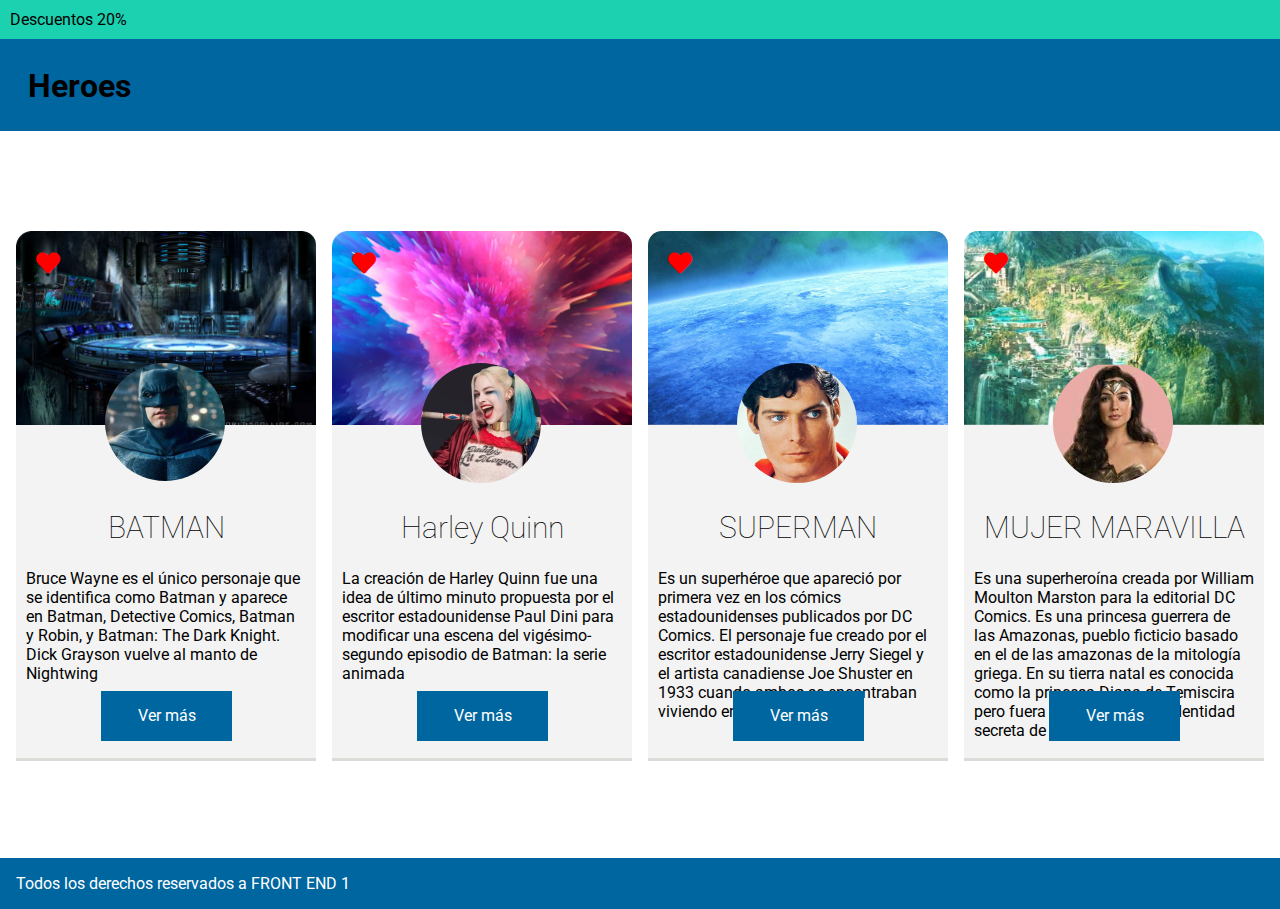
<file: index.html>
<!DOCTYPE html>
<html lang="en">
<head>
    <meta charset="UTF-8">
    <meta http-equiv="X-UA-Compatible" content="IE=edge">
    <meta name="viewport" content="width=device-width, initial-scale=1.0">
    <link rel="stylesheet" href="https://use.fontawesome.com/releases/v5.15.2/css/all.css">
    <link rel="stylesheet" href="css/styles.css">
    <title>Heroes</title>
</head>
<body>
    <header>
        <div class="descuento">
            <p>Descuentos 20%</p>
        </div>
        <h1>Heroes</h1>
    </header>

    <main>
        <section >
            <article>
                <div class="back-batman">
                    <i class="fas fa-heart"></i>
                </div>
                <img src="img/batman.png" alt="" class="foto-batman">
                <h3>BATMAN</h3>
                <p>Bruce Wayne es el único personaje que se identifica como Batman y aparece en Batman, Detective Comics, Batman y Robin, y Batman: The Dark Knight. Dick Grayson vuelve al manto de Nightwing
                </p>
                <a href="">Ver más</a>
            </article>

            <article>
                <div class="back-harley">
                    <i class="fas fa-heart"></i>
                </div>
                <img src="img/harley.png" alt="" class="foto-harley">            
                <h3>Harley Quinn</h3>
                <p>La creación de Harley Quinn fue una idea de último minuto propuesta por el escritor estadounidense Paul Dini para modificar una escena del vigésimo-segundo episodio de Batman: la serie animada
                </p>
                <a href="">Ver más</a>
            </article>

            <article>
                <div class="back-superman">
                    <i class="fas fa-heart"></i>
                </div>
                <img src="img/superman.png" alt="" class="foto-superman">
                <h3>SUPERMAN</h3>
                <p>Es un superhéroe que apareció por primera vez en los cómics estadounidenses publicados por DC Comics. ​
                El personaje fue creado por el escritor estadounidense Jerry Siegel y el artista canadiense Joe Shuster en 1933 cuando ambos se encontraban viviendo en Cleveland, Ohio.
                </p>
                <a href="">Ver más</a>
            </article>

            <article>
                <div class="back-mujer">
                    <i class="fas fa-heart"></i>
                </div>
                <img src="img/mujer-maravilla.png" alt="" class="foto-mujerMaravilla">
                <h3>MUJER MARAVILLA</h3>
                <p>Es una superheroína creada por William Moulton Marston para la editorial DC Comics. Es una princesa guerrera de las Amazonas, pueblo ficticio basado en el de las amazonas de la mitología griega. En su tierra natal es conocida como la princesa Diana de Temiscira pero fuera de esta utiliza la identidad secreta de Diana Prince. 
                </p>
                <a href="">Ver más</a>
            </article>
        </section>
    </main>

    <footer>
        <p>Todos los derechos reservados a FRONT END 1</p>
    </footer>
</body>
</html>
</file>
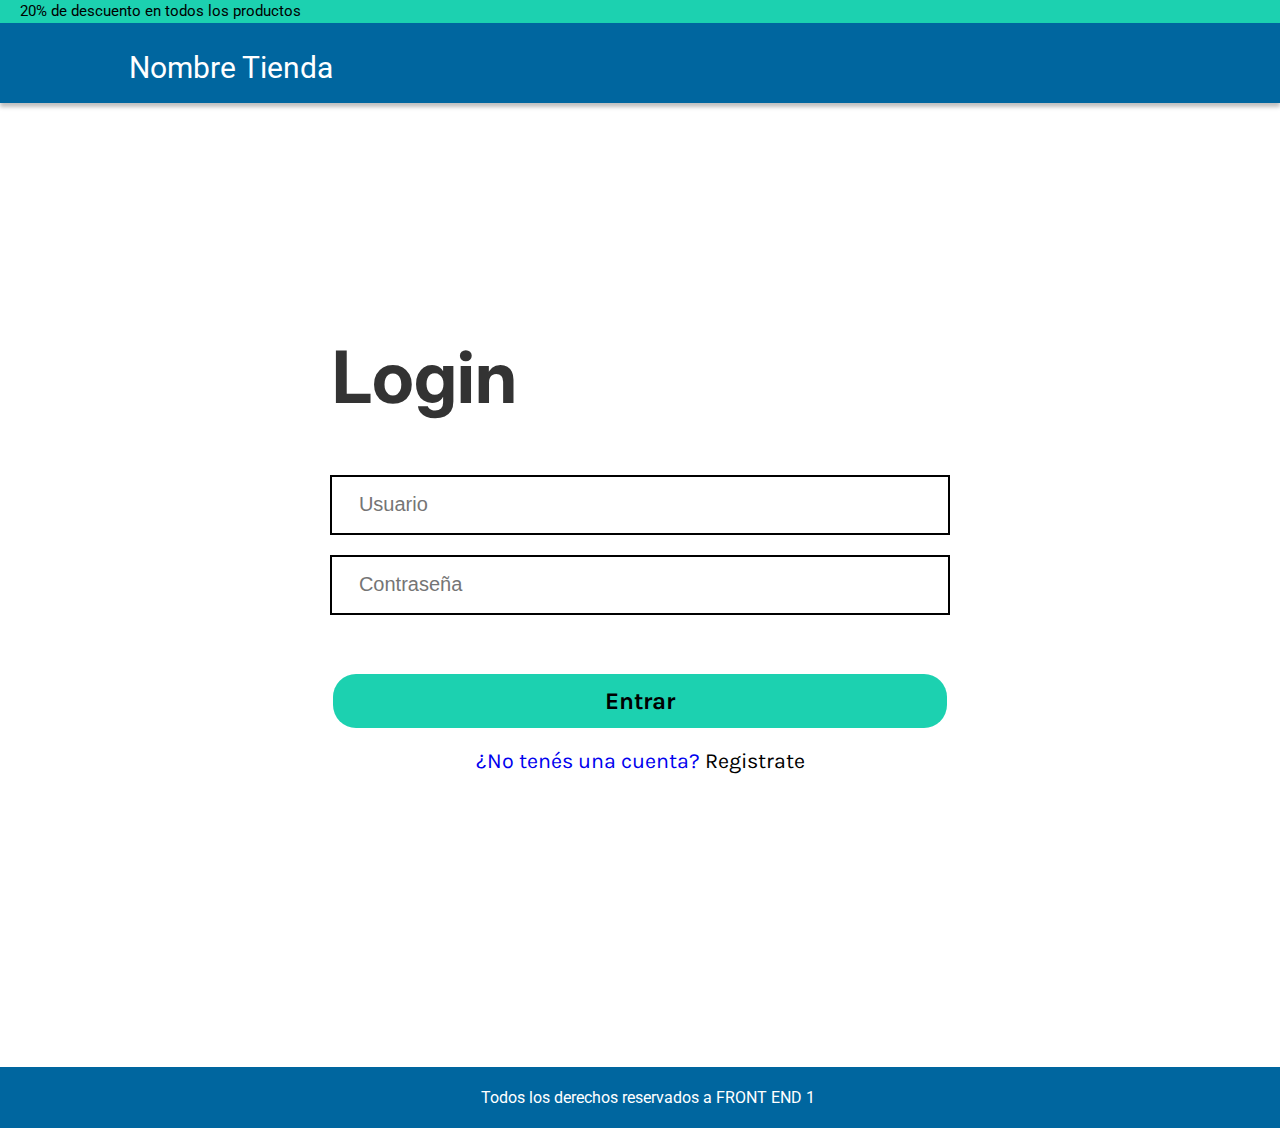
<file: views/login.html>
<!DOCTYPE html>
<html lang="es">
<head>
    <meta charset="UTF-8">
    <meta http-equiv="X-UA-Compatible" content="IE=edge">
    <meta name="viewport" content="width=device-width, initial-scale=1.0">
    <link rel="stylesheet" href="../css/login.css">
    <title>Login</title>
</head>
<body>
    <header>
        <div class="descuento">
            <p>20% de descuento en todos los productos</p>
        </div>
        <h2>Nombre Tienda</h2> 
    </header>
    <main>
        
        <form action="../index.html" method="">
            
            <h1>Login</h1>
            
            <div class="email">
                <input type="email" name="email" id="" placeholder="Usuario">
            </div>

            <div class="password">
                <input type="password" name="password" id="" placeholder="Contraseña">
            </div>

            <div class="boton">
                <input type="submit" value="Entrar">
            </div>
            
            <div class="pregunta">
                <a href="registro.html">¿No tenés una cuenta?</a><span> Registrate</span>
            </div>

        </form>
    </main>
    <footer>
        <div>
            <p>Todos los derechos reservados a FRONT END 1</p>
        </div>
    </footer>
</body>
</html>
</file>
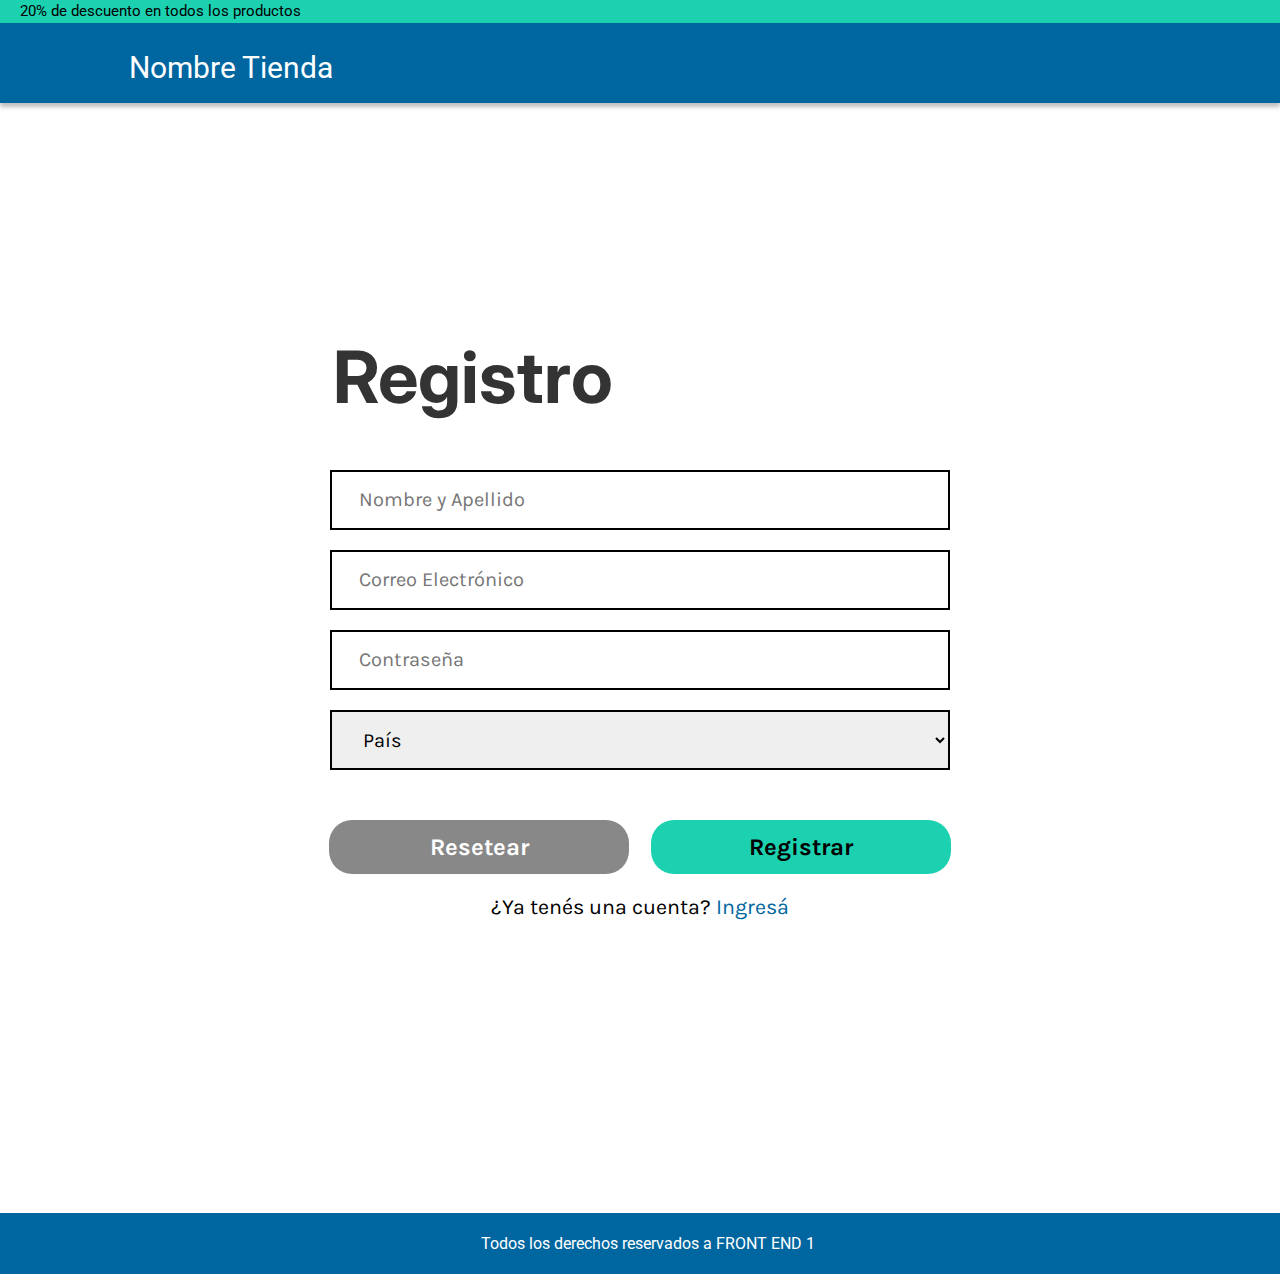
<file: views/registro.html>
<!DOCTYPE html>
<html lang="en">
<head>
    <meta charset="UTF-8">
    <meta http-equiv="X-UA-Compatible" content="IE=edge">
    <meta name="viewport" content="width=device-width, initial-scale=1.0">
    <link rel="stylesheet" href="../css/registro.css">
    <title>Registro</title>
</head>
<body>
    <header>
        <div class="descuento">
            <p>20% de descuento en todos los productos</p>
        </div>
        <h2>Nombre Tienda</h2>
    </header>
    <main>
        <form action="../index.html">

            <h1>Registro</h1>
            <div class="nombreApellido">
                <input type="text" name="nombreApellido" id="" placeholder="Nombre y Apellido">
            </div>

            <div class="email">
                <input type="email" name="email" id="" placeholder="Correo Electrónico">
            </div>

            <div class="password">
                <input type="password" name="password" id="" placeholder="Contraseña">
            </div>

            <div class="pais">
                <select name="select" id="">
                    <option value="" selected disabled>País</option>
                    <option value="arg">Argentina</option>
                    <option value="bol">Bolivia</option>
                    <option value="bra">Brasil</option>
                    <option value="chi">Chile</option>
                    <option value="col">Colombia</option>
                    <option value="ecu">Ecuador</option>
                    <option value="par">Paraguay</option>
                    <option value="per">Perú</option>
                    <option value="ven">Venezuela</option>
                </select>
            </div>

            <div class="submitReset">
                <input type="reset" value="Resetear">
                <input type="submit" value="Registrar">
            </div>

            <div class="pregunta">
                <a href="login.html">¿Ya tenés una cuenta?</a><span> Ingresá</span>
            </div>

        </form>
    </main>
    <footer>
        <div>
            <p>Todos los derechos reservados a FRONT END 1</p>
        </div>
    </footer>
</body>
</html>
</file>
<file: css/styles.css>
@import url('https://fonts.googleapis.com/css2?family=Roboto&display=swap');

*{
    box-sizing: border-box;
    margin: 0;
}

body{
    font-family: 'Roboto', sans-serif;
}

header{
    position: sticky;
    top: 0;
    z-index: 1;
}

header div.descuento{
    background-color: #1CD1B0;
    padding: 10px 0px 10px 10px;
}

header h1{
    background-color: #00669F;
    padding: 28px 0px 26px 28px;
}

section{
    display: flex;
    flex-wrap: wrap;
    justify-content: space-evenly;
}

section article{
    width: 300px; /*Ancho de lo que mide el articulo */
    margin: 100px 0px 100px; /*Margin Arriba y Abajo de 100px y laterales 0*/
}

article{
    position: relative;
    background-color: #F3F3F3;
    border-radius: 14px 14px 0px 0px;
    box-shadow: 0px 3px 0px 0px rgba(186, 184, 177, 0.5) ;
    height: 527px;
}

article div.back-batman{
    border-radius: 14px 14px 0px 0px;
    height: 194px; /*Altura del background*/
    padding: 10px;
    background-image: url(../img/background-batman.png);
    background-size: cover;
    
}

article div.back-batman i{
    font-size: 24px;
    color: red;
    padding-top: 10px;
    padding-left: 10px;
}

article img.foto-batman{
    border-radius: 50%;
    position: absolute; /*El article tiene que ser relativo y aca absoluto*/
    border-radius: 50%;
    width: 120px;
    left: 89px;
    top: 132px;
} 


article div.back-harley{
    border-radius: 14px 14px 0px 0px;
    height: 194px;
    padding: 10px;
    background-image: url(../img/background-harley.png);
    background-size: cover;
}

article div.back-harley i{
    font-size: 24px;
    color: red;
    padding-top: 10px;
    padding-left: 10px;
}

article img.foto-harley{
    position: absolute;
    border-radius: 50%;
    width: 120px;
    left: 89px;
    top: 132px;
}

article div.back-superman{
    border-radius: 14px 14px 0px 0px;
    height: 194px; /*Altura del background*/
    padding: 10px;
    background-image: url(../img/back-superman.png);
    background-size: cover;
    
}

article div.back-superman i{
    font-size: 24px;
    color: red;
    padding-top: 10px;
    padding-left: 10px;
}

article img.foto-superman{
    border-radius: 50%;
    position: absolute; /*El article tiene que ser relativo y aca absoluto*/
    border-radius: 50%;
    width: 120px;
    left: 89px;
    top: 132px;
} 


article div.back-mujer{
    border-radius: 14px 14px 0px 0px;
    height: 194px; /*Altura del background*/
    padding: 10px;
    background-image: url(../img/back-mujer.png);
    background-size: cover;
    
}

article div.back-mujer i{
    font-size: 24px;
    color: red;
    padding-top: 10px;
    padding-left: 10px;
}

article img.foto-mujerMaravilla{
    border-radius: 50%;
    position: absolute; /*El article tiene que ser relativo y aca absoluto*/
    border-radius: 50%;
    width: 120px;
    left: 89px;
    top: 132px;
} 

article h3{
    font-size: 30px;
    font-weight: lighter;
    margin-top: 85px;
    text-align: center;
    margin-bottom: 24px;
}

article p{
    font-size: 16px;
    margin-bottom: 37px;
    padding-left: 10px;
    padding-right: 10px;
}

article a{
    position: absolute;
    background-color: #00669F;
    padding: 15px 35.78px 15.52px 37px;
    text-decoration: none;
    color: white;
    left: 85px;
    top: 460px
}

footer{
    background-color: #00669F;
    color: white;
    padding: 16px 0px 16px 16px;
}


@media (max-width: 768px){
    article h3{
        font-size: 64px;
    }

    article p{
        font-size: 36px;
    }
}

@media (max-width: 480px){
    article h3{
        font-size: 64px;
    }

    article p{
        font-size: 36px;
    }
}
</file>
<file: css/login.css>
@import url('https://fonts.googleapis.com/css2?family=Karla&display=swap');
@import url('https://fonts.googleapis.com/css2?family=Roboto&display=swap');
@import url('https://fonts.googleapis.com/css2?family=Inter:wght@700&display=swap');

*{
    margin: 0;
    box-sizing: border-box;
}



header div.descuento{
    background-color: #1CD1B0;
    font-family: 'Roboto', sans-serif;
    font-size: 15px;
    padding: 2px 0px 3px 20px;
}

header h2{
    background-color: #00669F;
    font-family: 'Roboto', sans-serif;
    font-size: 30px;
    font-weight: 400;
    color: white;
    padding: 27px 0px 18px 129px;
    box-shadow: 0px 4px 4px 0px #00000040;

}

form{
    display: flex;
    flex-direction: column;
    align-items: center;
    position: relative;
    padding-top: 230px;
    padding-bottom: 294px;
}

form h1{
    font-family: 'Inter', sans-serif;
    font-size: 72px;
    color: #333333;
    position: relative;
    
    padding-bottom: 55px;
    right: 216px;
}

input[type="email"]{
    width: 620px;
    height: 60px;
    position: relative;
    border: 2px solid black;
    font-size: 20px;
    font-family: 'Karla' sans-serif;
    padding: 16px 0px 17px 26.93px
}

input[type="password"]{
    width: 620px;
    height: 60px;
    position: relative;
    /* left: 410px; */
    border: 2px solid black;
    font-size: 20px;
    font-family: 'Karla' sans-serif;
    padding: 16px 0px 17px 26.93px;
}

form div.email{
    padding-bottom: 20px;
}

input[type="submit"]{
    font-family: 'Karla', sans-serif;
    font-weight: 700;
    color: black;
    font-size: 24px;
    background-color: #1CD1B0;
    border-radius: 23.011px;
    width: 614.25px;
    height: 53.79px;
    border: #1CD1B0;
    position: relative;
}

form div.boton{
    padding-top: 59px;
}

main div.pregunta{
    font-family: 'Karla', sans-serif;
    font-weight: 400;
    font-size: 21.48px;
    text-align: center;
    position: relative;
    /* left: 418px; */
    padding-top: 20.21px;
}

main div.pregunta a{
    text-decoration: none;
    /* padding-bottom: 294px; */
}

footer{
    background-color: #00669F;
    color: white;
    padding: 21px 0px 21px 16px;
    text-align: center;
    font-family: 'Roboto', sans-serif;
    font-weight: 400;
    font-size: 16px;
}
</file>
<file: css/registro.css>
@import url('https://fonts.googleapis.com/css2?family=Karla&display=swap');
@import url('https://fonts.googleapis.com/css2?family=Roboto&display=swap');
@import url('https://fonts.googleapis.com/css2?family=Inter:wght@700&display=swap');

*{
    margin: 0;
    box-sizing: border-box;
}

header div.descuento{
    background-color: #1CD1B0;
    font-family: 'Roboto', sans-serif;
    font-size: 15px;
    padding: 2px 0px 3px 20px;
}

header h2{
    background-color: #00669F;
    font-family: 'Roboto', sans-serif;
    font-size: 30px;
    font-weight: 400;
    color: white;
    padding: 27px 0px 18px 129px;
    box-shadow: 0px 4px 4px 0px #00000040;
}

form{
    display: flex;
    flex-direction: column;
    align-items: center;
    position: relative;
    padding-top: 230px;
    padding-bottom: 294px;
}

form h1{
    font-family: 'Inter', sans-serif;
    font-size: 72px;
    color: #333333;
    position: relative;
    padding-bottom: 50px;
    right: 167px;
}

input[type="text"]{
    width: 620px;
    height: 60px;
    position: relative;
    border: 2px solid black;
    font-size: 20px;
    font-family: 'Karla', sans-serif;
    padding: 16px 0px 17px 26.93px;
    /* right: 48px; */
    margin-bottom: 20px;
}

input[type="email"]{
    width: 620px;
    height: 60px;
    position: relative;
    border: 2px solid black;
    font-size: 20px;
    font-family: 'Karla', sans-serif;
    padding: 16px 0px 17px 26.93px;
    /* right: 48px; */
    margin-bottom: 20px;
}

input[type="password"]{
    width: 620px;
    height: 60px;
    position: relative;
    border: 2px solid black;
    font-size: 20px;
    font-family: 'Karla', sans-serif;
    padding: 16px 0px 17px 26.93px;
    margin-bottom: 20px;
    /* right: 48px; */
}

select{
    width: 620px;
    height: 60px;
    border: 2px solid black;
    font-size: 20px;
    font-family: 'Karla', sans-serif;
    padding: 16px 0px 17px 26.93px;
    position: relative;
    /* right: 48px; */
}

input[type="submit"]{
    font-family: 'Karla', sans-serif;
    font-weight: 700;
    color: black;
    font-size: 24px;
    background-color: #1CD1B0;
    border-radius: 23.011px;
    width: 300px;
    height: 53.79px;
    border: #1CD1B0;
    position: relative;
    left: 9px;
}

input[type="reset"]{
    font-family: 'Karla', sans-serif;
    font-weight: 700;
    color: #FFFFFF;
    font-size: 24px;
    background-color: #888888;
    border-radius: 23.011px;
    width: 300px;
    height: 53.79px;
    border: #888888;
    position: relative;
    right: 9px;
}

form div.submitReset{
    padding-top: 50px;
    position: relative;
    /* right: 48px; */
}

form div.pregunta{
    font-family: 'Karla', sans-serif;
    font-weight: 400;
    font-size: 21.48px;
    padding-top: 20.21px;
}

form div.pregunta a{
    text-decoration: none;
    color: black;
}

form div.pregunta span{
    color: #00669F;
}

footer{
    background-color: #00669F;
    color: white;
    padding: 21px 0px 21px 16px;
    text-align: center;
    font-family: 'Roboto', sans-serif;
    font-weight: 400;
    font-size: 16px;
}
</file>
